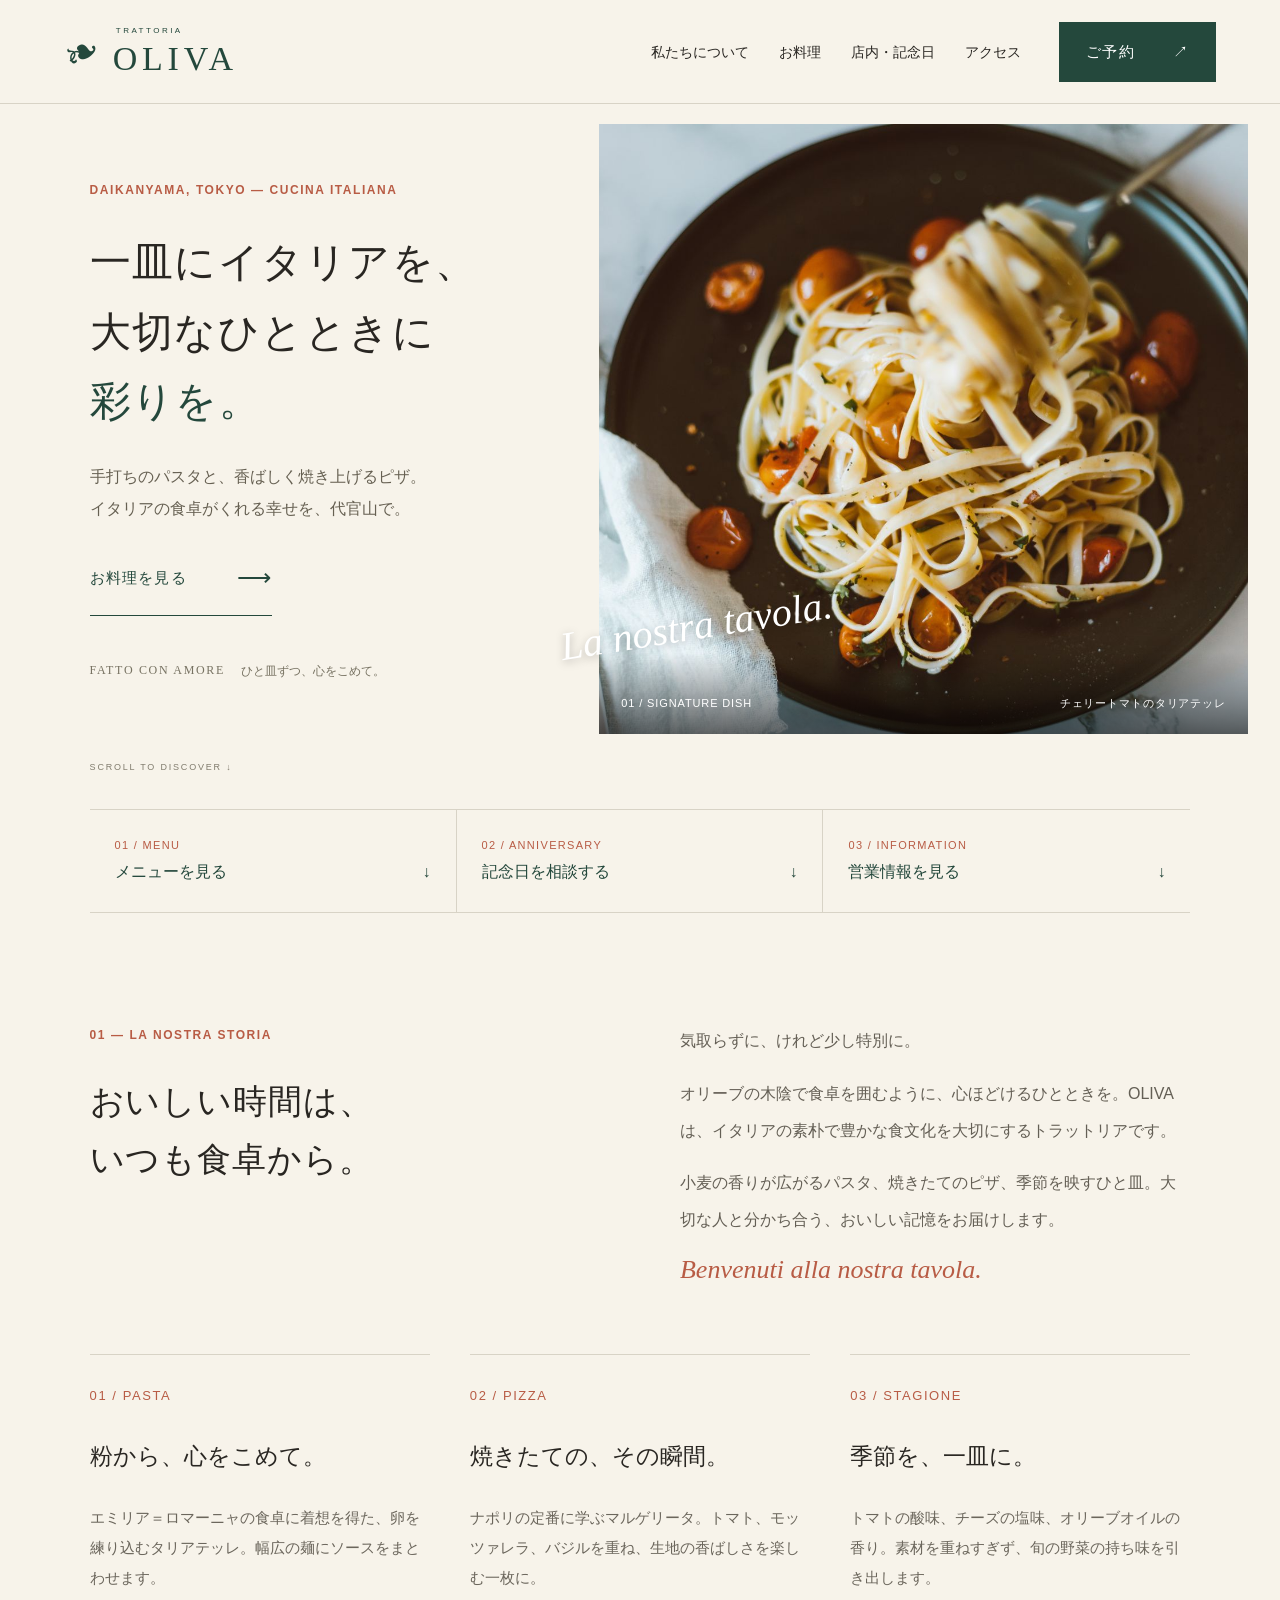
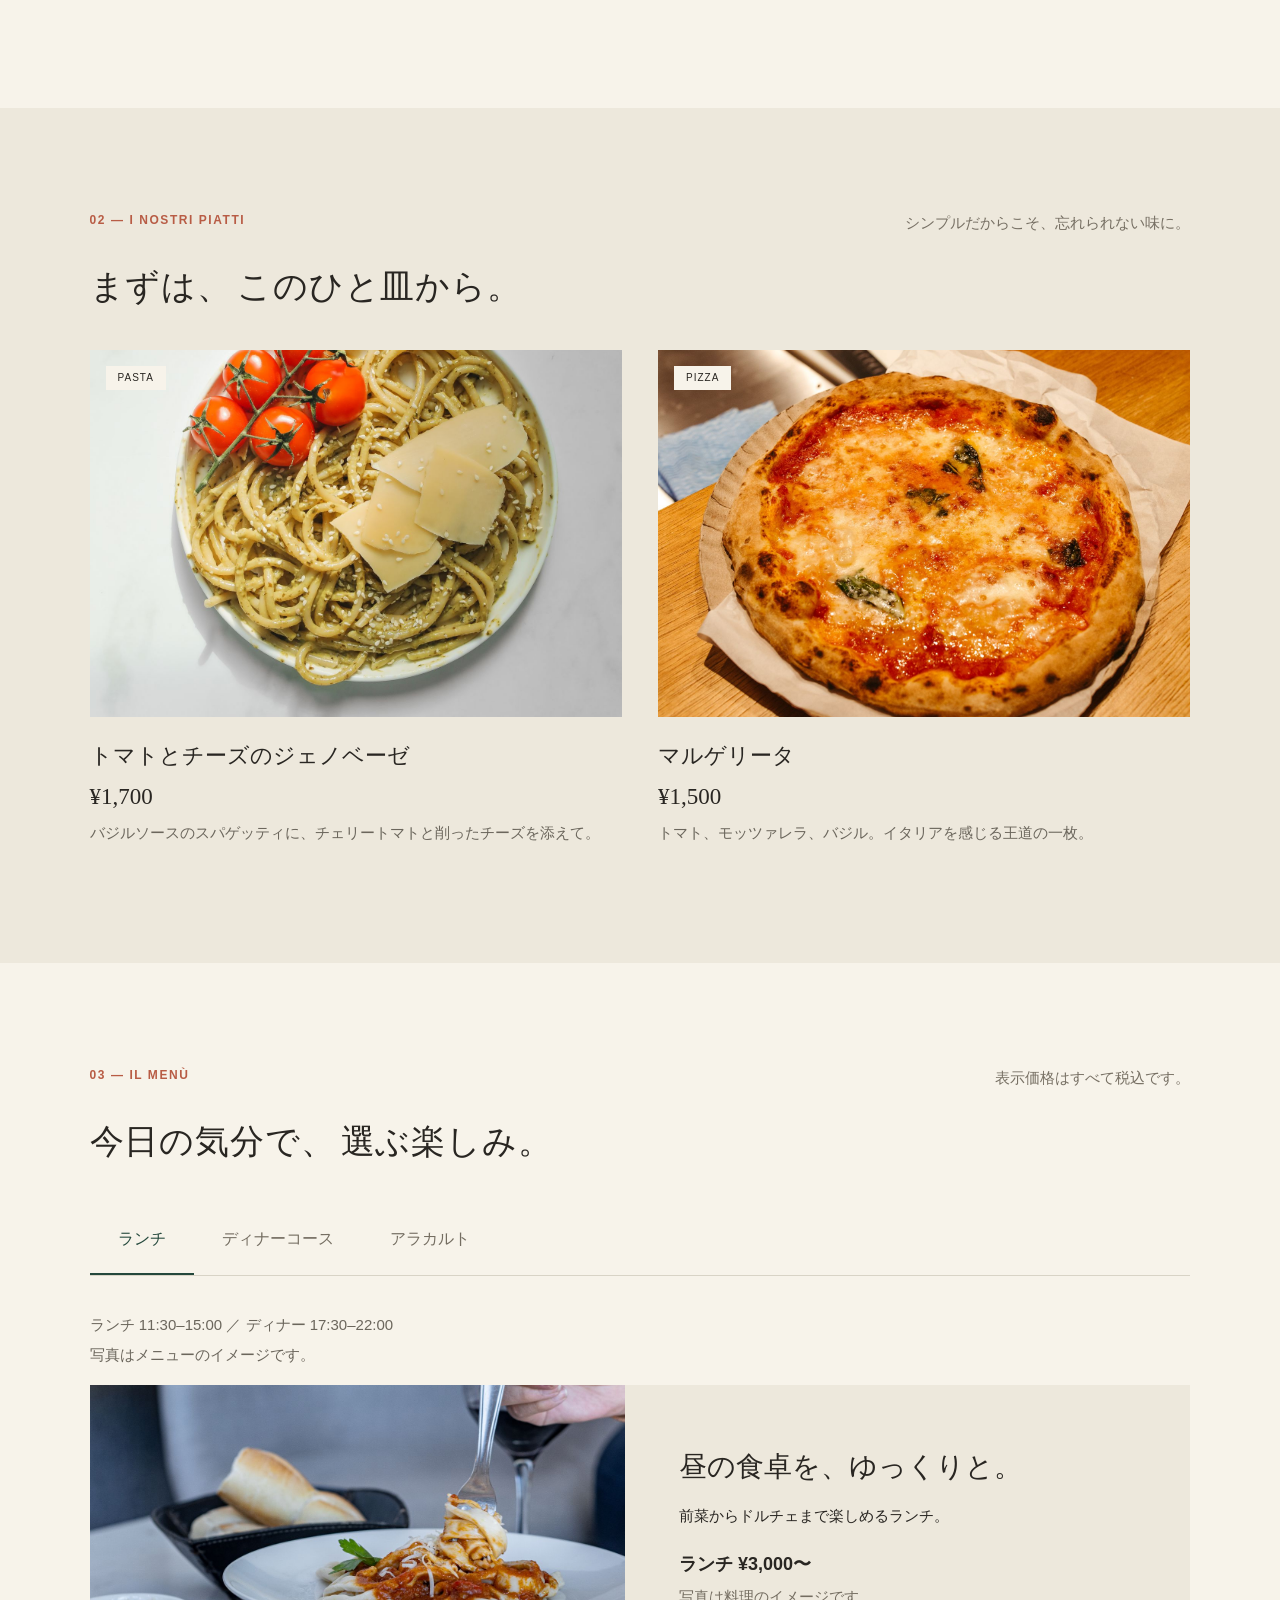
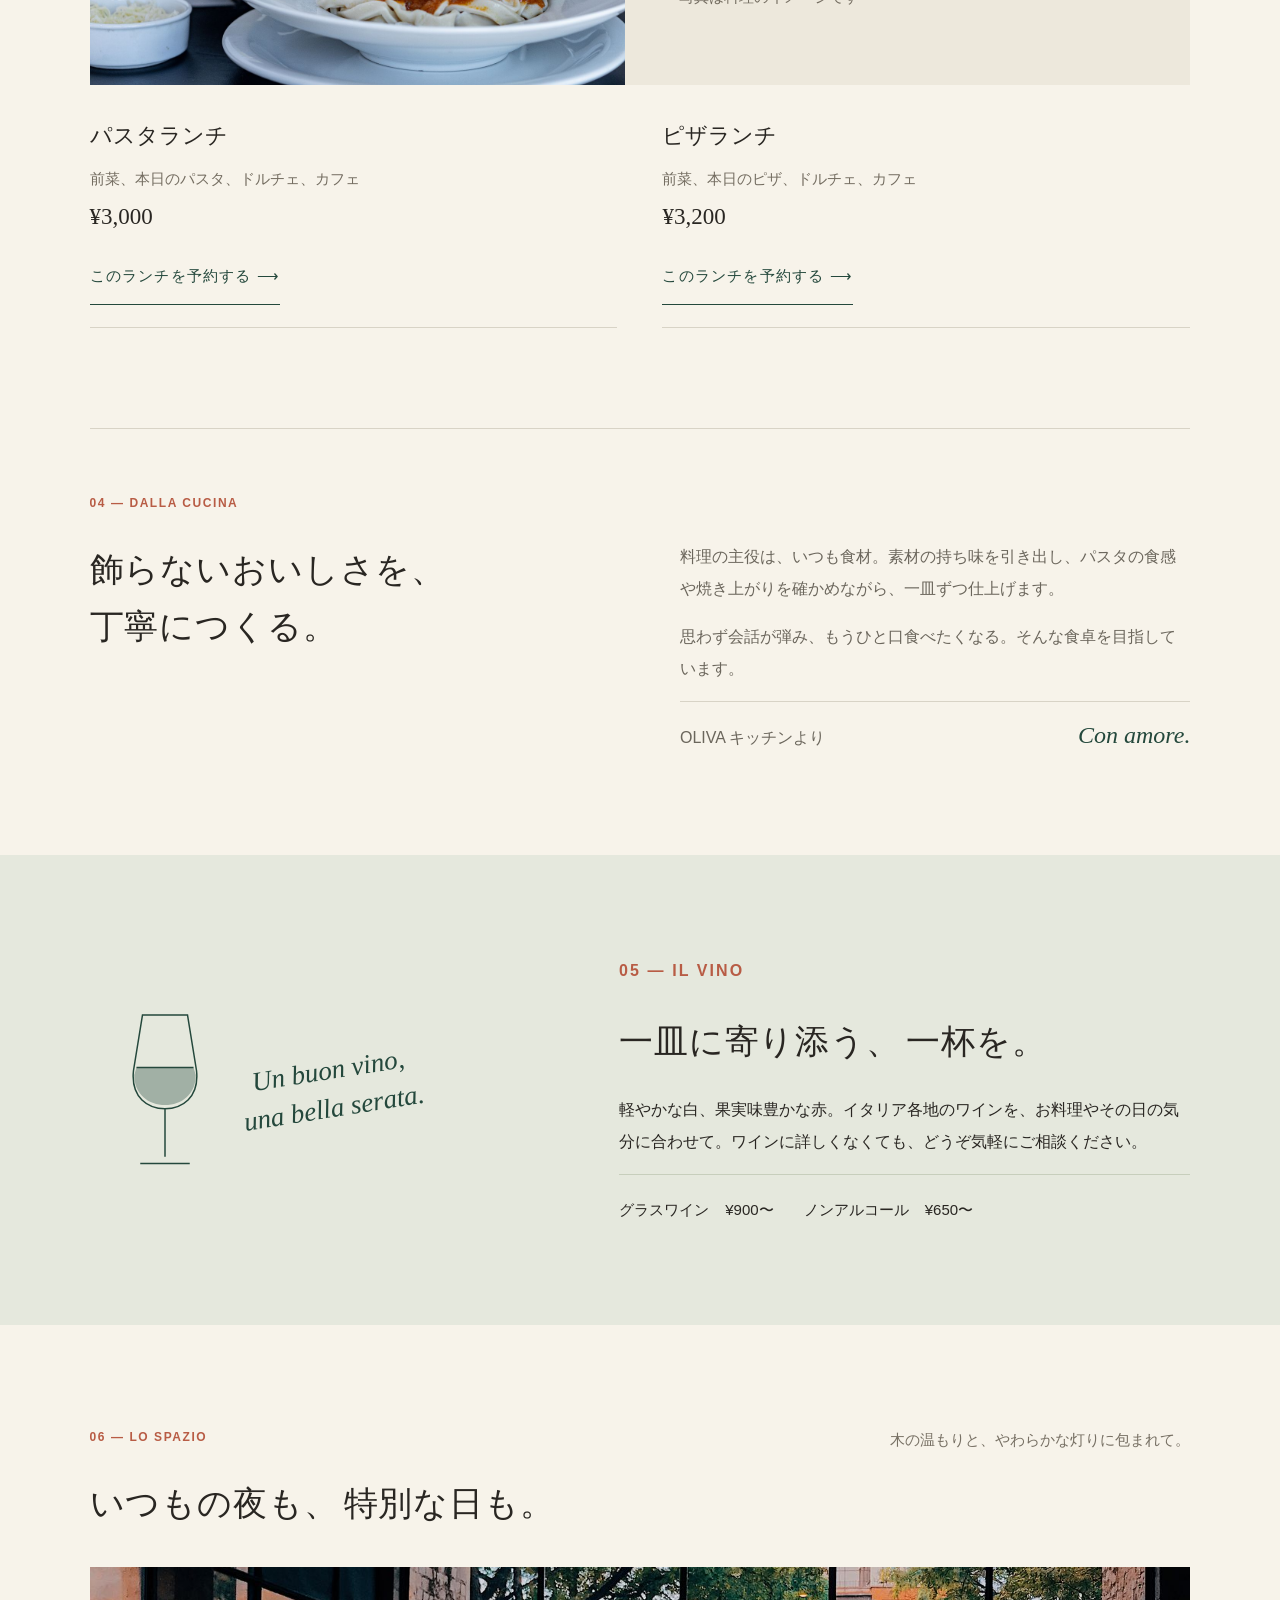
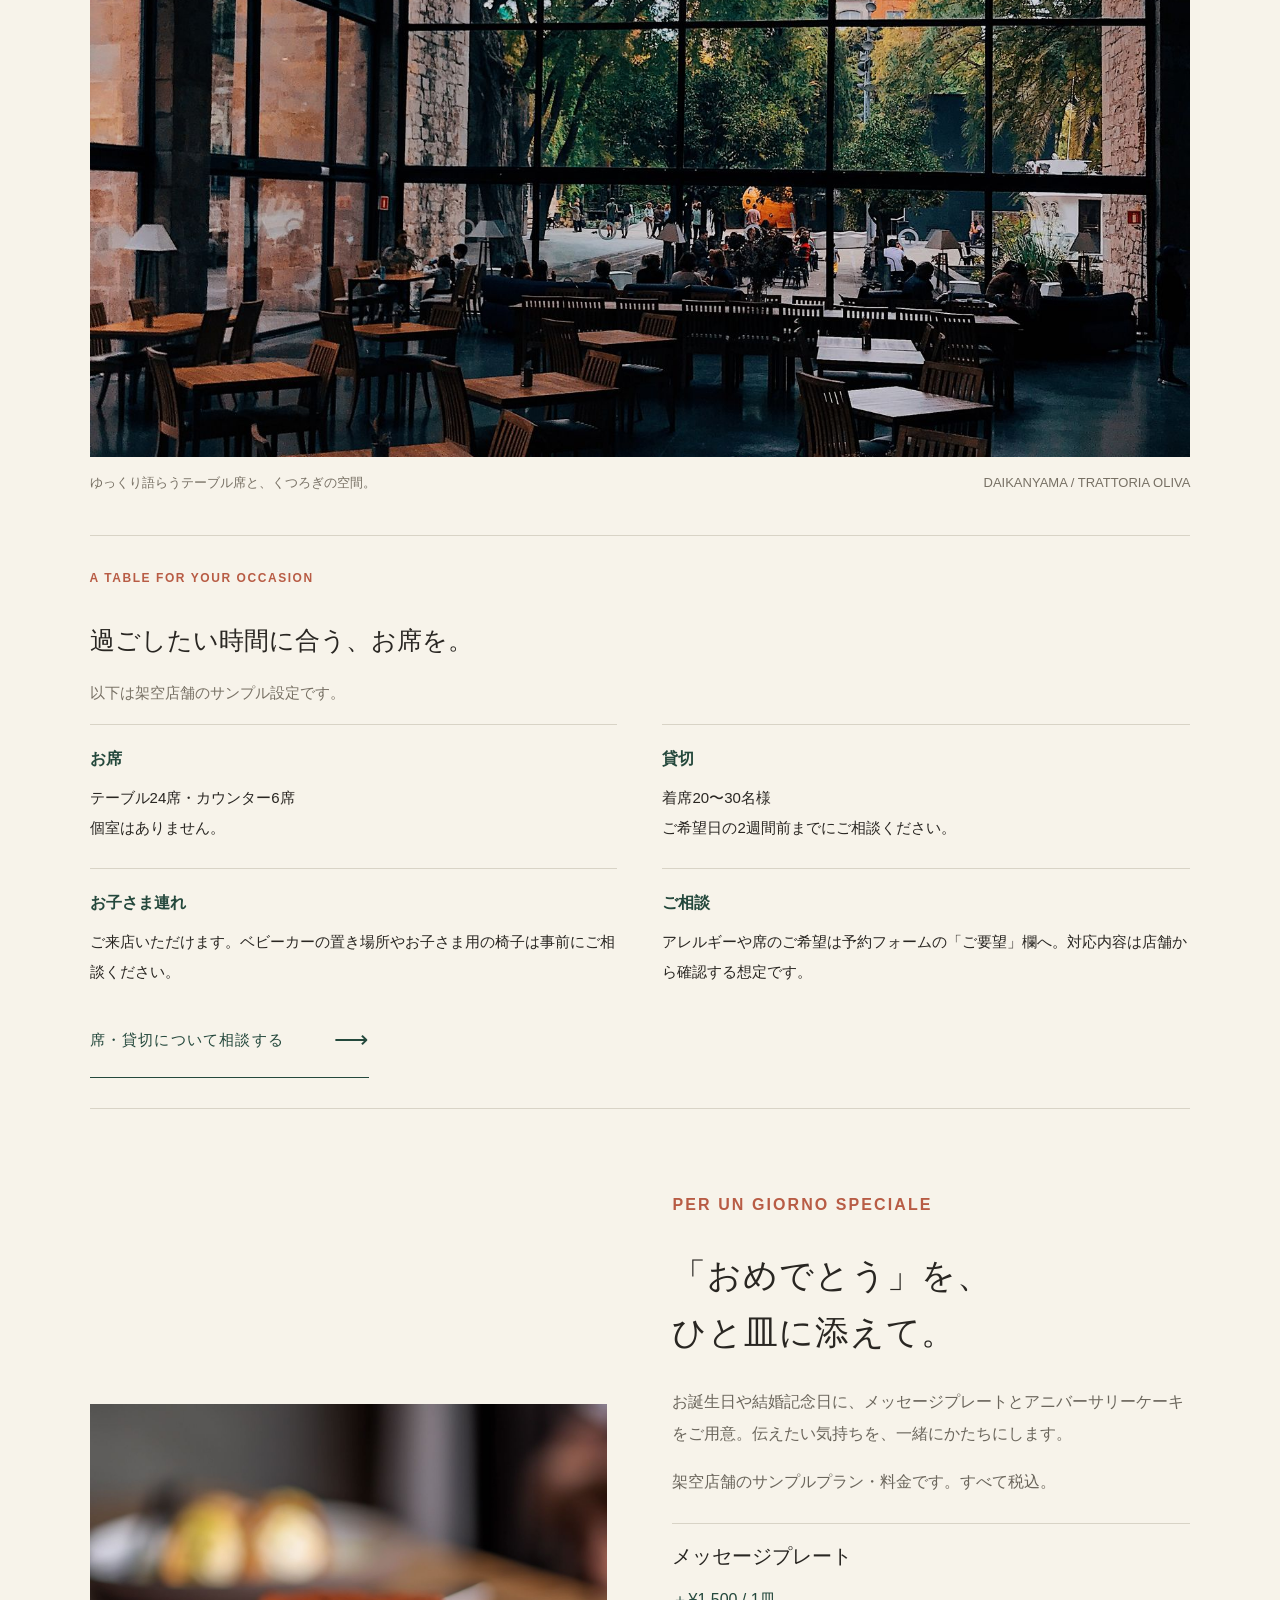
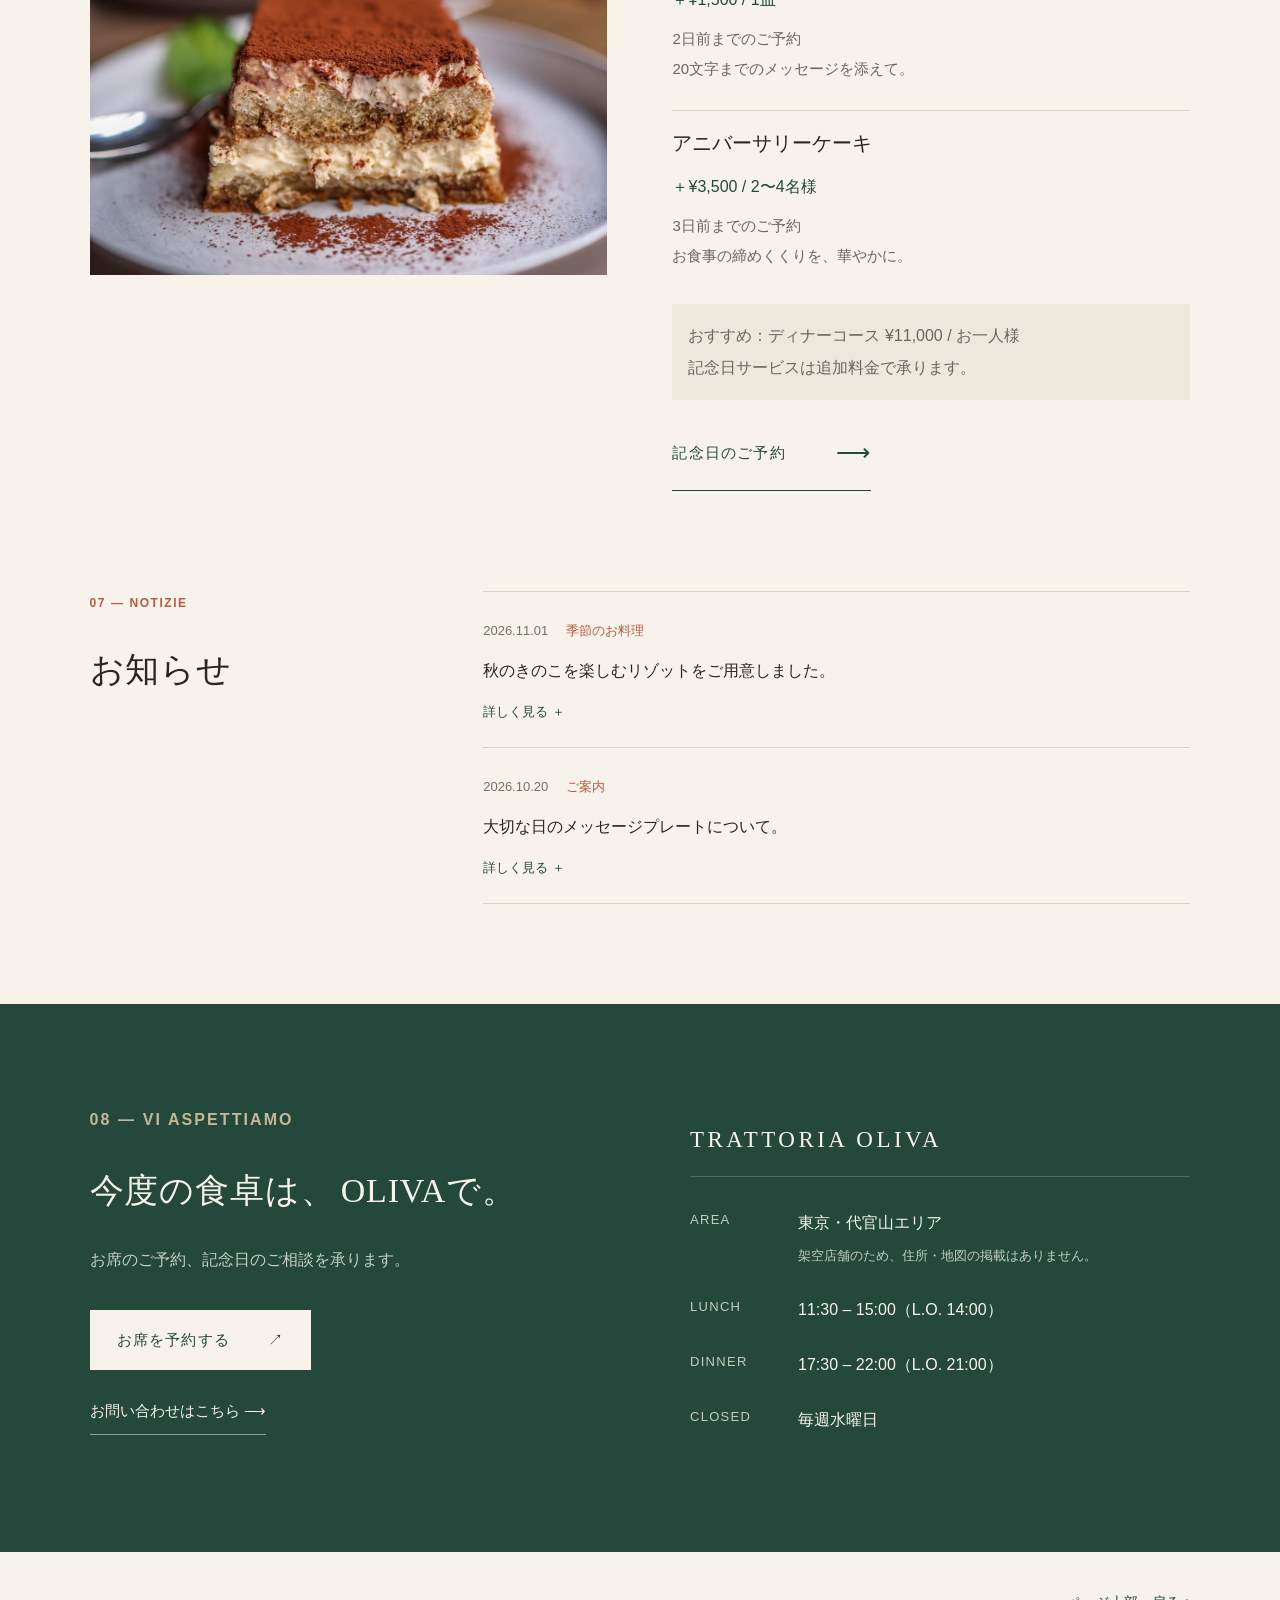
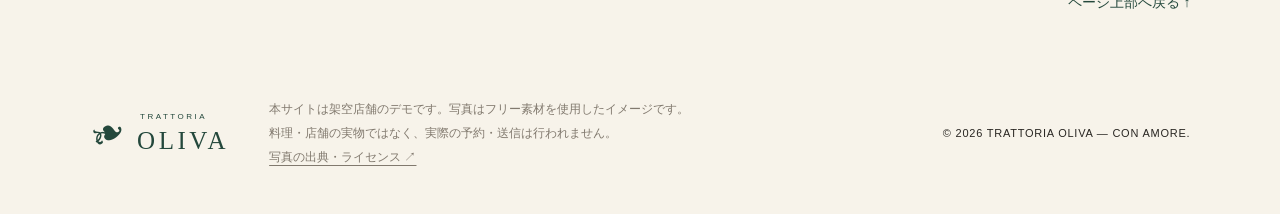
<file: index.html>
<!doctype html><html lang="ja"><head><meta charset="utf-8"><meta name="viewport" content="width=device-width,initial-scale=1"><meta name="description" content="代官山の架空のイタリア料理店、TRATTORIA OLIVA。手打ちパスタと焼きたてのピザ、大切な日の食卓を。"><title>TRATTORIA OLIVA | 一皿にイタリアを。</title><link rel="stylesheet" href="style.css"><script src="app.js" defer></script></head><body id="top">
<header><a class="brand" href="#" aria-label="OLIVA トップ"><span class="branch">❧</span><span><small>TRATTORIA</small>OLIVA</span></a><nav aria-label="メインナビゲーション"><a href="#story">私たちについて</a><a href="#menu">お料理</a><a href="#space">店内・記念日</a><a href="#access">アクセス</a></nav><button class="reserve" data-form="reservation">ご予約 <span>↗</span></button><button class="mobile-toggle" aria-label="メニューを開く" aria-expanded="false">☰</button></header>
<main><section class="hero"><div class="hero-copy"><p class="eyebrow">DAIKANYAMA, TOKYO — CUCINA ITALIANA</p><h1><span class="phrase">一皿にイタリアを、</span><span class="phrase">大切なひとときに</span><em class="phrase">彩りを。</em></h1><p class="intro"><span class="intro-phrase">手打ちのパスタと、</span><span class="intro-phrase">香ばしく焼き上げるピザ。</span><span class="intro-phrase">イタリアの食卓がくれる幸せを、</span><span class="intro-phrase">代官山で。</span></p><a class="text-link" href="#menu">お料理を見る <span>⟶</span></a><div class="hero-note"><span>FATTO CON AMORE</span><small>ひと皿ずつ、心をこめて。</small></div></div><div class="hero-photo"><img src="assets/hero.jpg" alt="チェリートマトのタリアテッレ"><span class="photo-tag">La nostra tavola.</span><div class="photo-caption"><span>01 / SIGNATURE DISH</span><span>チェリートマトのタリアテッレ</span></div></div><a href="#story" class="scroll">SCROLL TO DISCOVER ↓</a></section>
<div class="quick-links wrap" aria-label="目的別ショートカット"><a href="#menu"><small>01 / MENU</small>メニューを見る <span>↓</span></a><a href="#anniversary"><small>02 / ANNIVERSARY</small>記念日を相談する <span>↓</span></a><a href="#access"><small>03 / INFORMATION</small>営業情報を見る <span>↓</span></a></div><section id="story" class="story wrap"><div><p class="eyebrow">01 — LA NOSTRA STORIA</p><h2><span class="phrase">おいしい時間は、</span><span class="phrase">いつも食卓から。</span></h2></div><div><p class="lead">気取らずに、けれど少し特別に。</p><p>オリーブの木陰で食卓を囲むように、心ほどけるひとときを。OLIVAは、イタリアの素朴で豊かな食文化を大切にするトラットリアです。</p><p>小麦の香りが広がるパスタ、焼きたてのピザ、季節を映すひと皿。大切な人と分かち合う、おいしい記憶をお届けします。</p><span class="script">Benvenuti alla nostra tavola.</span></div></section>
<section class="values wrap"><article><span>01 / PASTA</span><h3>粉から、心をこめて。</h3><p>エミリア＝ロマーニャの食卓に着想を得た、卵を練り込むタリアテッレ。幅広の麺にソースをまとわせます。</p></article><article><span>02 / PIZZA</span><h3>焼きたての、その瞬間。</h3><p>ナポリの定番に学ぶマルゲリータ。トマト、モッツァレラ、バジルを重ね、生地の香ばしさを楽しむ一枚に。</p></article><article><span>03 / STAGIONE</span><h3>季節を、一皿に。</h3><p>トマトの酸味、チーズの塩味、オリーブオイルの香り。素材を重ねすぎず、旬の野菜の持ち味を引き出します。</p></article></section>
<section class="signature section"><div class="wrap"><div class="section-head"><div><p class="eyebrow">02 — I NOSTRI PIATTI</p><h2><span class="phrase">まずは、</span><span class="phrase">このひと皿から。</span></h2></div><p>シンプルだからこそ、忘れられない味に。</p></div><div class="dish-grid"><article><div class="img-wrap"><img loading="lazy" src="assets/signature-tomato.jpg" alt="トマトとチーズのジェノベーゼ"><span>PASTA</span></div><div class="dish-title"><h3>トマトとチーズのジェノベーゼ</h3><span>¥1,700</span></div><p>バジルソースのスパゲッティに、チェリートマトと削ったチーズを添えて。</p></article><article><div class="img-wrap"><img loading="lazy" src="assets/pizza.jpg" alt="バジルを添えた焼きたてのマルゲリータ"><span>PIZZA</span></div><div class="dish-title"><h3>マルゲリータ</h3><span>¥1,500</span></div><p>トマト、モッツァレラ、バジル。イタリアを感じる王道の一枚。</p></article></div></div></section>
<section id="menu" class="section wrap"><div class="section-head"><div><p class="eyebrow">03 — IL MENÙ</p><h2><span class="phrase">今日の気分で、</span><span class="phrase">選ぶ楽しみ。</span></h2></div><span class="muted">表示価格はすべて税込です。</span></div><div class="tabs" role="tablist" aria-label="メニュー種別"><button role="tab" aria-selected="true" data-tab="lunch">ランチ</button><button role="tab" aria-selected="false" data-tab="dinner">ディナーコース</button><button role="tab" aria-selected="false" data-tab="alacarte">アラカルト</button></div><p class="menu-guidance">ランチ 11:30–15:00 ／ ディナー 17:30–22:00<br>写真はメニューのイメージです。</p><div id="menu-content" role="tabpanel"></div></section>
<section class="chef wrap"><p class="eyebrow">04 — DALLA CUCINA</p><div class="chef-inner"><h2><span class="phrase">飾らないおいしさを、</span><span class="phrase">丁寧につくる。</span></h2><div><p>料理の主役は、いつも食材。素材の持ち味を引き出し、パスタの食感や焼き上がりを確かめながら、一皿ずつ仕上げます。</p><p>思わず会話が弾み、もうひと口食べたくなる。そんな食卓を目指しています。</p><p class="chef-sign">OLIVA キッチンより <span>Con amore.</span></p></div></div></section>
<section class="wine section"><div class="wrap wine-inner"><div class="wine-art" aria-hidden="true"><svg viewBox="0 0 200 240"><path d="M70 20h60l12 74c4 37-20 51-42 51S54 131 58 94zM100 145v64m-33 9h66M62 90h76" fill="none" stroke="currentColor" stroke-width="2"/><path d="M62 90h76l3 10c0 26-19 40-41 40s-41-14-41-40z" fill="currentColor" opacity=".35"/></svg><span>Un buon vino,<br>una bella serata.</span></div><div><p class="eyebrow">05 — IL VINO</p><h2><span class="phrase">一皿に寄り添う、</span><span class="phrase">一杯を。</span></h2><p>軽やかな白、果実味豊かな赤。イタリア各地のワインを、お料理やその日の気分に合わせて。ワインに詳しくなくても、どうぞ気軽にご相談ください。</p><div class="wine-prices"><span>グラスワイン <b>¥900〜</b></span><span>ノンアルコール <b>¥650〜</b></span></div></div></div></section>
<section id="space" class="section wrap"><div class="section-head"><div><p class="eyebrow">06 — LO SPAZIO</p><h2><span class="phrase">いつもの夜も、</span><span class="phrase">特別な日も。</span></h2></div><p>木の温もりと、やわらかな灯りに包まれて。</p></div><img class="interior" loading="lazy" src="assets/interior.jpg" alt="木製テーブルと自然光が心地よい店内イメージ"><div class="space-caption"><span>ゆっくり語らうテーブル席と、くつろぎの空間。</span><span>DAIKANYAMA / TRATTORIA OLIVA</span></div><div class="seat-info"><div><p class="eyebrow">A TABLE FOR YOUR OCCASION</p><h3>過ごしたい時間に合う、お席を。</h3><p class="muted">以下は架空店舗のサンプル設定です。</p></div><dl><div><dt>お席</dt><dd>テーブル24席・カウンター6席<br>個室はありません。</dd></div><div><dt>貸切</dt><dd>着席20〜30名様<br>ご希望日の2週間前までにご相談ください。</dd></div><div><dt>お子さま連れ</dt><dd>ご来店いただけます。ベビーカーの置き場所やお子さま用の椅子は事前にご相談ください。</dd></div><div><dt>ご相談</dt><dd>アレルギーや席のご希望は予約フォームの「ご要望」欄へ。対応内容は店舗から確認する想定です。</dd></div></dl><button class="text-link" data-form="contact">席・貸切について相談する <span>⟶</span></button></div><div class="anniversary" id="anniversary"><img loading="lazy" src="assets/dessert.jpg" alt="食後を彩るティラミスのイメージ"><div><p class="eyebrow">PER UN GIORNO SPECIALE</p><h2><span class="phrase">「おめでとう」を、</span><span class="phrase">ひと皿に添えて。</span></h2><p>お誕生日や結婚記念日に、メッセージプレートとアニバーサリーケーキをご用意。伝えたい気持ちを、一緒にかたちにします。</p><p class="muted">架空店舗のサンプルプラン・料金です。すべて税込。</p><div class="occasion-options"><article><h3>メッセージプレート</h3><strong>＋¥1,500 / 1皿</strong><p>2日前までのご予約<br>20文字までのメッセージを添えて。</p></article><article><h3>アニバーサリーケーキ</h3><strong>＋¥3,500 / 2〜4名様</strong><p>3日前までのご予約<br>お食事の締めくくりを、華やかに。</p></article></div><p class="occasion-recommend">おすすめ：ディナーコース ¥11,000 / お一人様<br>記念日サービスは追加料金で承ります。</p><button class="text-link" data-form="reservation" data-occasion="true">記念日のご予約 <span>⟶</span></button></div></div></section>
<section class="news section wrap"><div><p class="eyebrow">07 — NOTIZIE</p><h2>お知らせ</h2></div><div class="news-list"><details><summary><time datetime="2026-11-01">2026.11.01</time><span>季節のお料理</span><h3>秋のきのこを楽しむリゾットをご用意しました。</h3><span class="details-label">詳しく見る ＋</span></summary><div class="news-body"><p>きのこの香りとパルミジャーノのコクを楽しむ、季節のひと皿です。</p><dl><dt>価格</dt><dd>¥1,600（税込）</dd><dt>提供期間</dt><dd>2026年11月1日〜11月30日</dd><dt>提供時間</dt><dd>ディナーのアラカルトでご用意</dd></dl><p class="muted">架空店舗のサンプルのお知らせです。</p><button class="text-link" data-form="reservation" data-plan="seat-dinner">ディナーのお席を予約する <span>⟶</span></button></div></details><details><summary><time datetime="2026-10-20">2026.10.20</time><span>ご案内</span><h3>大切な日のメッセージプレートについて。</h3><span class="details-label">詳しく見る ＋</span></summary><div class="news-body"><p>ドルチェに、20文字までのメッセージを添えます。お誕生日や結婚記念日のひとときにどうぞ。</p><p>1皿＋¥1,500（税込）。来店日の2日前までに、予約フォームで「メッセージプレート」を選び、希望のメッセージをご入力ください。</p><a class="text-link" href="#anniversary">記念日サービスを見る <span>⟶</span></a></div></details></div></section>
<section id="access" class="access section"><div class="wrap access-grid"><div><p class="eyebrow">08 — VI ASPETTIAMO</p><h2><span class="phrase">今度の食卓は、</span><span class="phrase">OLIVAで。</span></h2><p>お席のご予約、記念日のご相談を承ります。</p><button class="reserve light" data-form="reservation">お席を予約する <span>↗</span></button><button class="contact-link" data-form="contact">お問い合わせはこちら ⟶</button></div><div class="access-details"><h3>TRATTORIA OLIVA</h3><dl><dt>AREA</dt><dd>東京・代官山エリア<br><small>架空店舗のため、住所・地図の掲載はありません。</small></dd><dt>LUNCH</dt><dd>11:30 – 15:00（L.O. 14:00）</dd><dt>DINNER</dt><dd>17:30 – 22:00（L.O. 21:00）</dd><dt>CLOSED</dt><dd>毎週水曜日</dd></dl></div></div></section><div class="back-top wrap"><a href="#top">ページ上部へ戻る ↑</a></div></main>
<footer><a class="brand" href="#"><span class="branch">❧</span><span><small>TRATTORIA</small>OLIVA</span></a><p>本サイトは架空店舗のデモです。写真はフリー素材を使用したイメージです。料理・店舗の実物ではなく、実際の予約・送信は行われません。<br><a href="credits.html">写真の出典・ライセンス ↗</a></p><small>© 2026 TRATTORIA OLIVA — CON AMORE.</small></footer><button class="mobile-book" data-form="reservation">お席を予約する ↗</button>
<dialog id="form-dialog"><button class="close-dialog" aria-label="閉じる">×</button><p class="eyebrow">TRATTORIA OLIVA</p><h2 id="form-title">ご予約</h2><p class="demo-note">デモフォームです。入力内容は送信・保存されません。</p><form id="booking-form"><div id="fields"></div><label class="consent"><input type="checkbox" required> デモであり、実際の予約・送信は行われないことに同意します。</label><p class="privacy">入力情報は画面内でのみ使用します。実店舗では、店舗からの連絡をもって予約確定となる想定です。</p><button class="reserve" type="submit">入力内容を確認する ⟶</button></form><div id="confirmation" hidden></div></dialog>
</body></html>
</file>
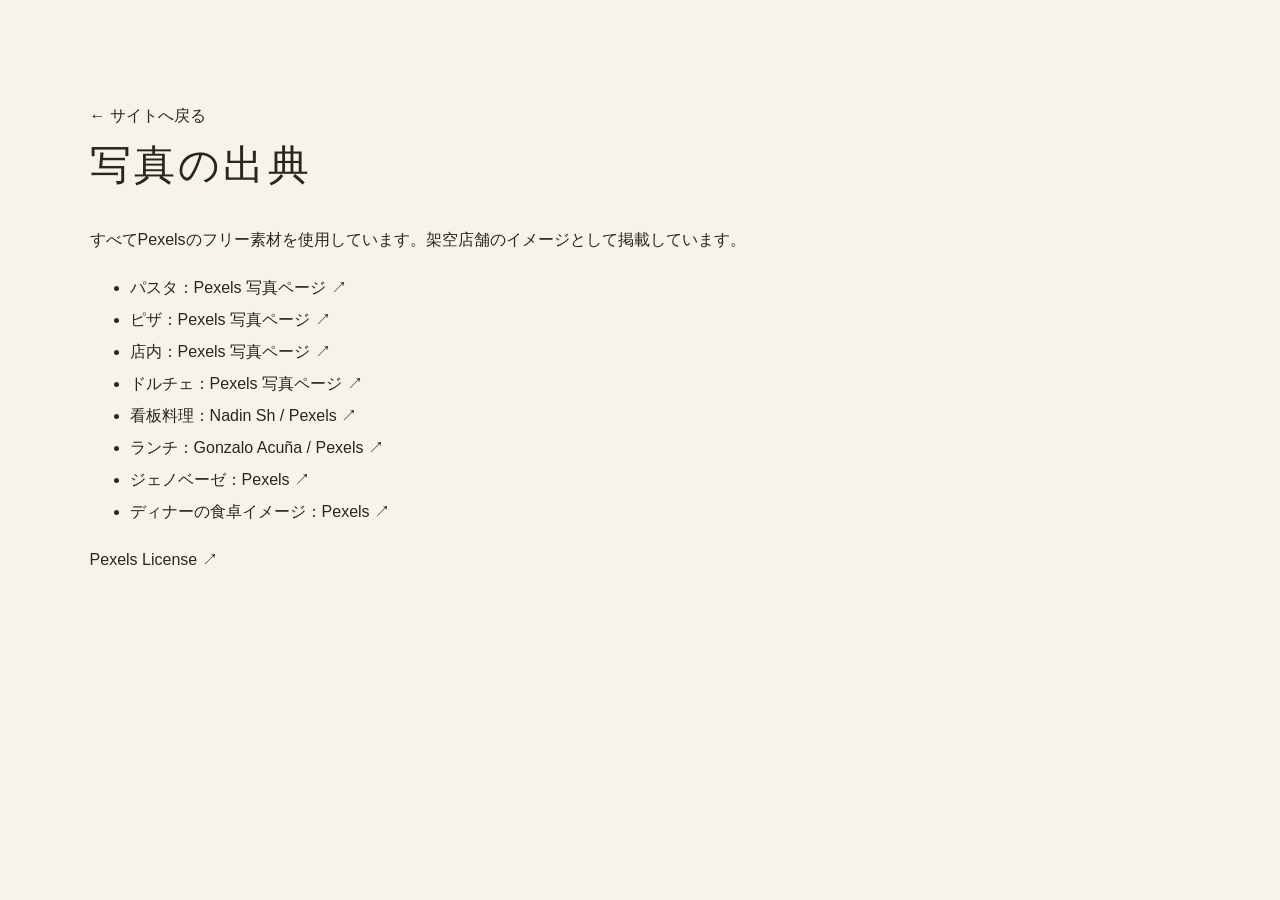
<file: credits.html>
<!doctype html><html lang="ja"><meta charset="utf-8"><meta name="viewport" content="width=device-width,initial-scale=1"><title>写真の出典 | OLIVA</title><link rel="stylesheet" href="style.css"><main class="wrap section"><a href="index.html">← サイトへ戻る</a><h1>写真の出典</h1><p>すべてPexelsのフリー素材を使用しています。架空店舗のイメージとして掲載しています。</p><ul><li><a href="https://www.pexels.com/photo/close-up-shot-of-a-pasta-dish-on-a-plate-5507643/">パスタ：Pexels 写真ページ ↗</a></li><li><a href="https://www.pexels.com/photo/photo-of-margherita-pizza-14590497/">ピザ：Pexels 写真ページ ↗</a></li><li><a href="https://www.pexels.com/photo/a-wooden-table-and-chairs-inside-the-restaurant-7941458/">店内：Pexels 写真ページ ↗</a></li><li><a href="https://www.pexels.com/photo/a-piece-of-tiramisu-on-a-plate-27305272/">ドルチェ：Pexels 写真ページ ↗</a></li><li><a href="https://www.pexels.com/photo/pasta-on-a-plate-19302580/">看板料理：Nadin Sh / Pexels ↗</a></li><li><a href="https://www.pexels.com/photo/pasta-with-tomato-sauce-sprinkled-with-parmesan-cheese-17375424/">ランチ：Gonzalo Acuña / Pexels ↗</a></li><li><a href="https://www.pexels.com/photo/close-up-of-spaghetti-pasta-with-tomatoes-on-plate-4518891/">ジェノベーゼ：Pexels ↗</a></li><li><a href="https://www.pexels.com/photo/restaurant-table-set-up-with-meals-and-drink-16195015/">ディナーの食卓イメージ：Pexels ↗</a></li></ul><p><a href="https://www.pexels.com/license/">Pexels License ↗</a></p></main></html>
</file>
<file: style.css>
:root{--bg:#f7f3ea;--green:#24483c;--accent:#b85c45;--ink:#292622;--line:#d8d3c6}*{box-sizing:border-box}html{scroll-behavior:smooth;scroll-padding-top:100px}body{margin:0;background:var(--bg);color:var(--ink);font-family:'Hiragino Kaku Gothic ProN','Yu Gothic',sans-serif;font-size:14px;line-height:1.95}a{color:inherit;text-decoration:none}button,input,select,textarea{font:inherit}button,a,input,select,textarea{touch-action:manipulation}button{cursor:pointer}button:focus-visible,a:focus-visible{outline:3px solid var(--accent);outline-offset:5px}img{display:block;width:100%;object-fit:cover}header{height:104px;display:flex;align-items:center;gap:38px;padding:0 5%;border-bottom:1px solid var(--line)}.brand{display:flex;align-items:center;gap:9px;color:var(--green);font-family:Georgia,serif;font-size:34px;line-height:1;letter-spacing:.14em}.brand small{display:block;font-family:Arial,sans-serif;font-size:8px;letter-spacing:.31em;margin:0 0 7px 3px}.branch{font-size:42px;transform:rotate(-25deg)}nav{margin-left:auto;display:flex;gap:30px;font-size:12px}nav a:hover{color:var(--accent)}.reserve{background:var(--green);border:1px solid var(--green);color:white;padding:14px 26px;display:inline-flex;gap:38px;align-items:center;font-size:12px;letter-spacing:.08em}.reserve:hover{background:#365d4e}.mobile-toggle{display:none}.hero{position:relative;display:grid;grid-template-columns:44% 56%;min-height:680px;padding:20px 2.5% 50px 7%}.hero-copy{padding:54px 0 40px;position:relative;z-index:1}.eyebrow{font-family:Arial,sans-serif;font-size:10px;letter-spacing:.19em;color:var(--accent);font-weight:600;margin:0 0 26px}h1,h2,h3{font-family:'Yu Mincho','Hiragino Mincho ProN',serif;font-weight:500}h1{font-size:clamp(32px,3.2vw,54px);line-height:1.65;letter-spacing:.08em;margin:0 0 24px}h1 em{font-style:normal;color:var(--green)}.intro{font-size:13px;line-height:2.2;color:#666052}.text-link{display:inline-flex;align-items:center;gap:50px;padding:13px 0;border:0;border-bottom:1px solid var(--green);background:transparent;color:var(--green);font-size:12px;letter-spacing:.08em}.text-link span{font-size:24px}.hero-note{margin-top:43px;display:flex;align-items:center;gap:16px;color:#777262}.hero-note span{font:9px Georgia,serif;letter-spacing:.14em}.hero-note small{font-size:10px}.hero-photo{position:relative;min-height:580px}.hero-photo>img{height:100%;max-height:680px}.photo-tag{position:absolute;bottom:85px;left:-40px;color:white;font:italic 49px Georgia,serif;transform:rotate(-9deg);text-shadow:0 2px 10px #0004}.photo-caption{position:absolute;bottom:0;left:0;right:0;color:white;background:linear-gradient(transparent,#0009);padding:40px 22px 20px;display:flex;justify-content:space-between;font-size:9px;letter-spacing:.08em}.scroll{position:absolute;bottom:12px;left:7%;font:9px Arial;letter-spacing:.2em;color:#817c6e}.wrap{width:min(1120px,86%);margin:auto}.section{padding-top:100px;padding-bottom:100px}h2{font-size:32px;line-height:1.7;letter-spacing:.08em;margin:0 0 24px}p{margin-top:0}.story{display:grid;grid-template-columns:1fr 1fr;gap:80px;padding-top:110px;padding-bottom:65px}.story p:not(.eyebrow){line-height:2.3;color:#645f55}.story .lead{font-family:'Yu Mincho',serif;color:var(--ink);font-size:19px}.script{font:italic 26px Georgia,serif;color:var(--accent)}.values{display:grid;grid-template-columns:repeat(3,1fr);gap:40px;padding-bottom:100px}.values article{border-top:1px solid var(--line);padding-top:24px}.values span{font:10px Arial;letter-spacing:.12em;color:var(--accent)}.values h3{font-size:20px}.values p{font-size:12px;color:#6b665c}.signature{background:#ede8dc}.section-head{display:flex;justify-content:space-between;align-items:flex-end;margin-bottom:34px;gap:30px}.section-head h2{margin-bottom:0}.section-head>p,.muted{color:#777064;font-size:12px}.dish-grid{display:grid;grid-template-columns:1fr 1fr;gap:36px}.img-wrap{position:relative;overflow:hidden}.img-wrap img{aspect-ratio:1.45;transition:transform .6s}.img-wrap:hover img{transform:scale(1.035)}.img-wrap>span{position:absolute;left:16px;top:16px;background:var(--bg);padding:2px 12px;font:10px/2 Arial;letter-spacing:.1em}.dish-title{display:flex;justify-content:space-between;gap:12px;margin-top:20px;align-items:baseline}.dish-title h3{font-size:17px;margin:0}.dish-title>span{white-space:nowrap;font:17px Georgia,serif}.dish-grid article>p{font-size:12px;color:#6b665c;margin-top:8px}.tabs{display:flex;border-bottom:1px solid var(--line);margin-bottom:34px}.tabs button{background:none;border:0;padding:18px 28px;color:#746d61;border-bottom:2px solid transparent}.tabs button[aria-selected=true]{color:var(--green);border-color:var(--green)}.menu-grid{display:grid;grid-template-columns:1fr 1fr;gap:26px 45px}.menu-item{border-bottom:1px solid var(--line);padding-bottom:22px;text-align:left}.menu-item h3{font-size:19px;margin:0 0 9px}.menu-item p{font-size:12px;color:#746d61;margin-bottom:10px}.menu-item strong{font:21px Georgia,serif;font-weight:400}.menu-category{grid-column:1/-1;color:var(--accent);font:11px Arial;letter-spacing:.16em;margin-top:12px}.chef{border-top:1px solid var(--line);padding:62px 0 85px}.chef-inner{display:grid;grid-template-columns:1fr 1fr;gap:80px}.chef-inner p{color:#6b665c}.chef-sign{border-top:1px solid var(--line);padding-top:20px;font-size:12px}.chef-sign span{font:italic 24px Georgia;float:right;color:var(--green)}.wine{background:#e5e8dd}.wine-inner{display:grid;grid-template-columns:1fr 1.3fr;gap:90px;align-items:center}.wine-art{text-align:center;color:var(--green);display:flex;align-items:center}.wine-art svg{width:150px;max-height:210px}.wine-art span{font:italic 27px/1.4 Georgia;transform:rotate(-9deg)}.wine-prices{display:flex;gap:30px;font-size:12px;border-top:1px solid #c7cebc;padding-top:20px}.wine-prices b{font-weight:400;margin-left:12px}.interior{height:490px}.space-caption{display:flex;justify-content:space-between;font-size:10px;color:#777064;margin-top:14px}.anniversary{display:grid;grid-template-columns:1fr 1fr;gap:65px;align-items:center;margin-top:80px}.anniversary img{aspect-ratio:1.1}.anniversary p{color:#6b665c}.anniversary .eyebrow{color:var(--accent)}.news{padding-top:0;display:grid;grid-template-columns:1fr 2fr;gap:40px}.news-list article{padding:20px 0;border-bottom:1px solid var(--line)}.news-list article:first-child{border-top:1px solid var(--line)}.news-list time{font:11px Arial;color:#777064}.news-list article>span{font-size:10px;margin-left:20px;color:var(--accent)}.news-list h3{font-family:inherit;font-size:13px;font-weight:400;margin:9px 0 0}.access{background:var(--green);color:var(--bg)}.access .eyebrow{color:#c5b899}.access-grid{display:grid;grid-template-columns:1fr 1fr;gap:100px}.access p{color:#c7cfc3;font-size:13px}.light{background:var(--bg);color:var(--green);border-color:var(--bg);margin:18px 0}.light:hover{background:#ddd9cc}.contact-link{display:block;background:none;border:0;border-bottom:1px solid #91a18c;color:var(--bg);padding:8px 0;font-size:12px}.access-details h3{letter-spacing:.15em;font:23px Georgia}.access dl{display:grid;grid-template-columns:85px 1fr;gap:23px;font-size:12px;border-top:1px solid #ffffff30;padding-top:30px}.access dt{font:10px/2 Arial;letter-spacing:.1em;color:#c2cdbd}.access dd{margin:0}.access dd small{font-size:10px;color:#c2cdbd}footer{padding:45px 7%;display:flex;align-items:center;gap:40px}footer .brand{font-size:25px}footer p{font-size:9px;color:#81796e;max-width:430px;margin:0}footer>small{font:8px Arial;letter-spacing:.07em;margin-left:auto}.mobile-book{display:none}dialog{background:var(--bg);color:var(--ink);width:min(700px,92vw);max-height:88dvh;border:0;padding:46px;box-shadow:0 15px 100px #0004}dialog::backdrop{background:#142a22b8;backdrop-filter:blur(4px)}.close-dialog{position:absolute;top:12px;right:17px;border:0;background:none;font-size:30px;color:var(--green)}dialog h2{font-size:28px}.demo-note{font-size:12px;color:var(--accent);padding:10px;border:1px solid var(--line)}#fields{display:grid;grid-template-columns:1fr 1fr;gap:18px}label{display:block;font-size:12px}label input,label select,label textarea{display:block;width:100%;border:1px solid #bbb7aa;border-radius:0;background:#fffaf2;padding:10px;margin-top:6px;color:var(--ink)}label.full{grid-column:1/-1}textarea{min-height:95px}.consent{display:flex;align-items:flex-start;gap:10px;margin:24px 0 12px}.consent input{width:16px;margin-top:5px;flex-shrink:0}.privacy{font-size:11px;color:#777064}#confirmation dl{border-top:1px solid var(--line)}#confirmation dt{font-size:11px;color:#777064;margin-top:14px}#confirmation dd{margin:0;overflow-wrap:anywhere;white-space:pre-wrap}.secondary{background:none;border:1px solid var(--green);padding:12px 20px;color:var(--green);margin-right:10px}.success{padding:25px 0}
@media(min-width:1500px){.hero{max-width:1500px;margin:auto}}@media(max-width:1000px){header{gap:20px;padding:0 4%;height:90px}nav{gap:15px;font-size:11px}.hero{padding-left:6%;grid-template-columns:47% 53%;min-height:620px}.hero-copy{padding-top:42px}h1{font-size:35px}.hero-photo{min-height:540px}.hero-note{display:block}.hero-note small{display:block}.story,.chef-inner{gap:40px}.wine-inner{gap:35px}.anniversary{gap:35px}.access-grid{gap:45px}footer{flex-wrap:wrap}.photo-tag{font-size:38px}}
@media(max-width:700px){html{scroll-padding-top:75px}header{height:78px;position:relative;gap:14px}.brand{font-size:28px}.brand small{font-size:7px}.branch{font-size:34px}header>.reserve{margin-left:auto;font-size:10px;padding:9px 13px;gap:15px}.mobile-toggle{display:block;border:0;background:none;color:var(--green);font-size:23px;padding:4px}nav{display:none;position:absolute;top:78px;left:0;right:0;background:var(--bg);z-index:10;padding:25px;border-bottom:1px solid var(--line)}nav.open{display:grid;gap:20px}.hero{display:flex;flex-direction:column;padding:0 0 45px;min-height:0}.hero-copy{padding:35px 7% 26px}.hero .eyebrow{font-size:8px;margin-bottom:18px}h1{font-size:34px;line-height:1.65;margin-bottom:15px}h1 br:nth-of-type(2){display:none}.intro{font-size:12px}.hero-note{display:none}.hero .text-link{padding:4px 0}.hero-photo{min-height:0;margin-left:7%;height:360px}.hero-photo>img{height:100%;object-position:center}.photo-tag{left:-14px;bottom:57px;font-size:37px}.photo-caption{font-size:7px;gap:12px;padding:35px 13px 15px}.scroll{font-size:8px;bottom:13px}.wrap{width:86%}.section{padding-top:65px;padding-bottom:65px}h2{font-size:26px}.story{grid-template-columns:1fr;gap:8px;padding-top:60px;padding-bottom:40px}.story p:not(.eyebrow){font-size:13px}.eyebrow{font-size:9px;margin-bottom:17px}.values{grid-template-columns:1fr;gap:22px;padding-bottom:60px}.values article{padding-top:17px}.values h3{margin:12px 0 9px}.values p{margin-bottom:0}.section-head{display:block;margin-bottom:26px}.section-head>p{margin-top:14px}.dish-grid{grid-template-columns:1fr;gap:30px}.dish-title h3{font-size:16px}.tabs button{flex:1;padding:15px 4px;font-size:11px;white-space:nowrap}.menu-grid{grid-template-columns:1fr;gap:23px}.menu-item h3{font-size:18px}.chef{padding:40px 0 55px}.chef-inner{grid-template-columns:1fr;gap:0}.chef-inner p{font-size:13px}.wine-inner{grid-template-columns:1fr;gap:30px}.wine-art{justify-content:center}.wine-art svg{height:140px;width:100px}.wine-art span{font-size:24px}.wine-prices{gap:20px;font-size:10px}.interior{height:300px}.space-caption{display:block}.space-caption span{display:block;font-size:9px}.anniversary{grid-template-columns:1fr;gap:28px;margin-top:55px}.anniversary img{aspect-ratio:1.3}.anniversary p{font-size:13px}.news{grid-template-columns:1fr;gap:0;padding-top:0}.news-list h3{font-size:12px}.access-grid{grid-template-columns:1fr;gap:35px}.access-details h3{font-size:20px}.access dl{gap:20px 12px;grid-template-columns:70px 1fr}footer{padding:35px 7% 90px;display:block}footer p{margin:25px 0 14px;font-size:10px}footer>small{font-size:8px}.mobile-book{display:block;position:fixed;bottom:12px;left:7%;width:86%;z-index:5;background:var(--green);color:white;border:1px solid #ffffff55;padding:14px;box-shadow:0 4px 15px #0002;font-size:12px;letter-spacing:.12em}dialog{padding:36px 23px 26px}#fields{grid-template-columns:1fr}label.full{grid-column:auto}dialog .reserve{width:100%;justify-content:center}.secondary{margin-bottom:12px}body:has(dialog[open]){overflow:hidden}}
@media(prefers-reduced-motion:reduce){html{scroll-behavior:auto}*{transition:none!important}}

/* Updated presentation */
.hero-actions{display:flex;gap:20px;align-items:center}.menu-guidance{font-size:12px;color:#6b665c}.menu-feature{display:grid;grid-template-columns:1fr 1fr;gap:30px;align-items:center;margin-bottom:32px;background:#ede8dc}.menu-feature img{height:260px}.menu-feature div{padding:24px}.menu-feature h3{font-size:25px;margin:0 0 10px}.menu-feature p{font-size:12px}.menu-feature small{color:#746d61}.menu-item{display:flex;flex-direction:column}.menu-item strong{margin-top:auto}.dish-title{display:block}.dish-title>span{display:block;margin-top:10px}.occasion-options{display:grid;grid-template-columns:1fr 1fr;gap:18px;margin:25px 0}.occasion-options article{border-top:1px solid var(--line);padding-top:12px}.occasion-options h3{font-size:16px;margin:0 0 8px}.occasion-options strong{font-weight:400;color:var(--green)}.occasion-options p{font-size:11px;margin:8px 0}.occasion-recommend{background:#ede8dc;padding:16px;font-size:12px}.booking-help{font-size:11px;background:#ede8dc;padding:12px}.img-wrap img[src*="pizza"]{object-position:center 64%}.interior{object-position:center 55%}footer a[href="credits.html"]{text-decoration:underline;text-underline-offset:4px}
@media(max-width:700px){.hero-photo{order:-1;margin:0;height:300px}.hero-copy{padding-top:25px}.hero .photo-tag{left:20px;font-size:32px}.hero h1{font-size:29px}.hero{padding-bottom:35px}.hero .intro{margin-bottom:10px}.menu-feature{grid-template-columns:1fr;gap:0}.menu-feature img{height:220px}.menu-feature div{padding:20px}.occasion-options{grid-template-columns:1fr}.interior{height:310px}.photo-caption{font-size:8px}}

@media(max-width:360px){.hero h1{font-size:25px;letter-spacing:.02em}.hero h1 br:nth-of-type(2){display:block}.hero .intro{font-size:11px}.hero-photo{height:280px}}

/* Readable type and deliberate phrase wrapping */
body{font-size:16px;line-height:2;line-break:strict;word-break:normal;overflow-wrap:break-word}
h1,h2,h3{line-break:strict;word-break:normal;overflow-wrap:normal}
.phrase{display:inline-block;white-space:nowrap;max-width:100%}h1 .phrase{display:block}h2 .phrase{margin-right:.15em}
.hero h1{font-size:clamp(30px,3.2vw,48px);letter-spacing:.035em;line-height:1.7}
.intro{font-size:16px;line-height:2}.intro-phrase{display:inline-block}.hero .intro-phrase:nth-child(2)::after{content:""}.hero .intro{max-width:30em}
h2{font-size:34px;letter-spacing:.025em}nav{font-size:14px}.reserve,.text-link,.contact-link{font-size:15px}.eyebrow{font-size:12px;letter-spacing:.13em}.hero-note small,.hero-note span{font-size:12px}.hero-note{flex-wrap:wrap}
.story p:not(.eyebrow),.chef-inner p,.anniversary p,.wine-inner p{font-size:16px}.story .lead{font-size:21px}.values h3{font-size:23px}.values p,.dish-grid article>p,.menu-item p,.section-head>p,.muted,.menu-guidance,.menu-feature p,.menu-feature small{font-size:15px}.values span,.menu-category{font-size:13px}.dish-title h3,.menu-item h3{font-size:22px;line-height:1.7}.dish-title>span,.menu-item strong{font-size:23px}.tabs button{font-size:16px}.menu-feature h3{font-size:28px;line-height:1.7}.menu-feature img{height:300px}.menu-feature strong{font-size:18px}.img-wrap img[src*="signature-pasta"]{object-position:center 68%}.menu-feature img[src*="lunch-pasta"]{object-position:center 58%}.occasion-options{grid-template-columns:1fr}.occasion-options h3{font-size:20px}.occasion-options p,.occasion-recommend,.wine-prices{font-size:15px}.news-list time,.news-list article>span{font-size:13px}.news-list h3,.access p,.access dl{font-size:16px}.access dt,.access dd small{font-size:13px}.space-caption{font-size:13px}.space-caption span{line-height:1.8}.photo-caption{font-size:11px;flex-wrap:wrap}.photo-tag{font-size:40px}footer p{font-size:12px}footer>small{font-size:11px}label,.demo-note,.privacy,.booking-help,#confirmation dt{font-size:14px}label input,label select,label textarea{font-size:16px}.mobile-book{font-size:16px}.section-head{align-items:start}.dish-grid article{min-width:0}
@media(max-width:1000px){.hero h1{font-size:32px}.hero{grid-template-columns:49% 51%}.hero .intro{font-size:15px}nav{gap:16px}.story,.chef-inner{gap:35px}}
@media(max-width:700px){.hero h1{font-size:clamp(25px,7.7vw,34px);letter-spacing:0;line-height:1.7}.hero-copy{padding:26px 6% 34px}.hero .intro{font-size:16px;line-height:1.9;margin-top:18px}.intro-phrase{display:block}.hero .eyebrow{font-size:10px;letter-spacing:.08em}.hero .text-link{font-size:16px}.hero .photo-tag{font-size:32px}.photo-caption{font-size:10px}.wrap{width:88%}h2{font-size:clamp(24px,6.8vw,30px);line-height:1.7;letter-spacing:0}.story p:not(.eyebrow),.chef-inner p,.anniversary p{font-size:16px}.values p,.dish-grid article>p,.menu-item p,.muted,.section-head>p{font-size:15px}.values h3{font-size:22px}.dish-title h3,.menu-item h3{font-size:21px}.tabs button{font-size:14px;padding:16px 3px}.menu-feature h3{font-size:25px}.menu-feature img{height:250px}.menu-feature div{padding:24px 20px}.space-caption{font-size:12px}.space-caption span{font-size:12px}.wine-prices{display:grid;gap:10px;font-size:15px}.news-list h3{font-size:15px}.access dl{grid-template-columns:66px 1fr;font-size:15px}.access p{font-size:16px}.access dd small{font-size:12px}.mobile-book{padding:14px}header>.reserve{font-size:13px;padding:9px 12px;gap:8px}.brand{font-size:27px}.occasion-options{gap:20px}footer p{font-size:12px}footer>small{font-size:10px}.eyebrow{font-size:11px}.section{padding-top:60px;padding-bottom:60px}.news{padding-top:0}}
@media(max-width:360px){header{gap:7px}.brand{font-size:24px}.brand small{font-size:7px}.hero h1{font-size:25px}.hero .intro{font-size:15px}.hero-photo{height:280px}h2{font-size:24px}.menu-feature h3{font-size:23px}.tabs button{font-size:13px}.wine-art span{font-size:22px}.occasion-options h3{font-size:19px}}

@media(max-width:700px){.hero .photo-tag{bottom:100px;left:18px}.photo-caption{display:grid;gap:5px;padding-top:45px}.hero-photo{height:310px}}

.quick-links{display:grid;grid-template-columns:repeat(3,1fr);border-top:1px solid var(--line);border-bottom:1px solid var(--line);margin-top:25px}.quick-links a{padding:24px 25px;border-right:1px solid var(--line);font-size:16px;color:var(--green)}.quick-links a:last-child{border-right:0}.quick-links small{display:block;color:var(--accent);font:11px/2 Arial;letter-spacing:.12em}.quick-links span{float:right}.quick-links a:hover{background:#ede8dc}.plan-book{align-self:flex-start;margin-top:18px;font-size:15px;gap:12px}.course-detail{background:#ede8dc;padding:35px;display:grid;grid-template-columns:1fr 1.3fr;gap:35px;margin:30px 0}.course-intro h3{font-size:27px;line-height:1.8;margin:0 0 20px}.course-detail ol{list-style:none;padding:0;margin:0}.course-detail li{border-top:1px solid #d1cab9;padding:18px 0}.course-detail li span{font:11px Arial;letter-spacing:.1em;color:var(--accent)}.course-detail h4{font:500 19px/1.7 'Yu Mincho',serif;margin:8px 0}.course-detail li p{font-size:14px;margin:0;color:#645f55}.course-detail .muted{font-size:14px}.seat-info{margin-top:40px;padding:30px 0;border-top:1px solid var(--line);border-bottom:1px solid var(--line)}.seat-info h3{font-size:25px;margin:0 0 12px}.seat-info dl{display:grid;grid-template-columns:1fr 1fr;gap:25px 45px}.seat-info dl>div{border-top:1px solid var(--line);padding-top:18px}.seat-info dt{color:var(--green);font-weight:600;margin-bottom:8px}.seat-info dd{margin:0;font-size:15px}.news-list details{border-bottom:1px solid var(--line)}.news-list details:first-child{border-top:1px solid var(--line)}.news-list summary{cursor:pointer;list-style:none;padding:22px 0}.news-list summary::-webkit-details-marker{display:none}.news-list summary>span{font-size:13px;color:var(--accent);margin-left:18px}.news-list summary .details-label{display:block;margin:12px 0 0;color:var(--green)}.news-list details[open] .details-label{font-size:0}.news-list details[open] .details-label:after{content:'閉じる −';font-size:14px}.news-body{padding:0 0 25px;font-size:15px}.news-body dl{display:grid;grid-template-columns:90px 1fr;gap:12px}.news-body dd{margin:0}.news-body p{margin-bottom:15px}.back-top{padding:24px 0;text-align:right;color:var(--green)}.back-top a{display:inline-block;padding:12px 0;font-size:14px}summary:focus-visible{outline:3px solid var(--accent);outline-offset:5px}#anniversary{scroll-margin-top:30px}
@media(max-width:700px){.quick-links{grid-template-columns:1fr;margin-top:0}.quick-links a{border-right:0;border-bottom:1px solid var(--line);padding:16px 12px}.quick-links a:last-child{border-bottom:0}.quick-links small{font-size:10px}.quick-links a{font-size:16px}.course-detail{grid-template-columns:1fr;padding:24px 20px;gap:20px}.course-intro h3{font-size:25px}.seat-info dl{grid-template-columns:1fr;gap:20px}.seat-info h3{font-size:23px}.seat-info dd{font-size:16px}.course-detail h4{font-size:19px}.news-body dl{grid-template-columns:70px 1fr}.news-list summary>span{margin-left:12px}.back-top{padding-bottom:90px}.course-detail p{font-size:15px}}

.mobile-book.is-suppressed{visibility:hidden;pointer-events:none;opacity:0}.img-wrap img[src*="signature-tomato"]{object-position:center 65%}.menu-feature img[src*="dinner-table"]{object-position:center 63%}@media(max-width:700px){body{padding-bottom:88px}.back-top{padding-bottom:25px}.mobile-book{bottom:max(12px,env(safe-area-inset-bottom));}}
</file>
